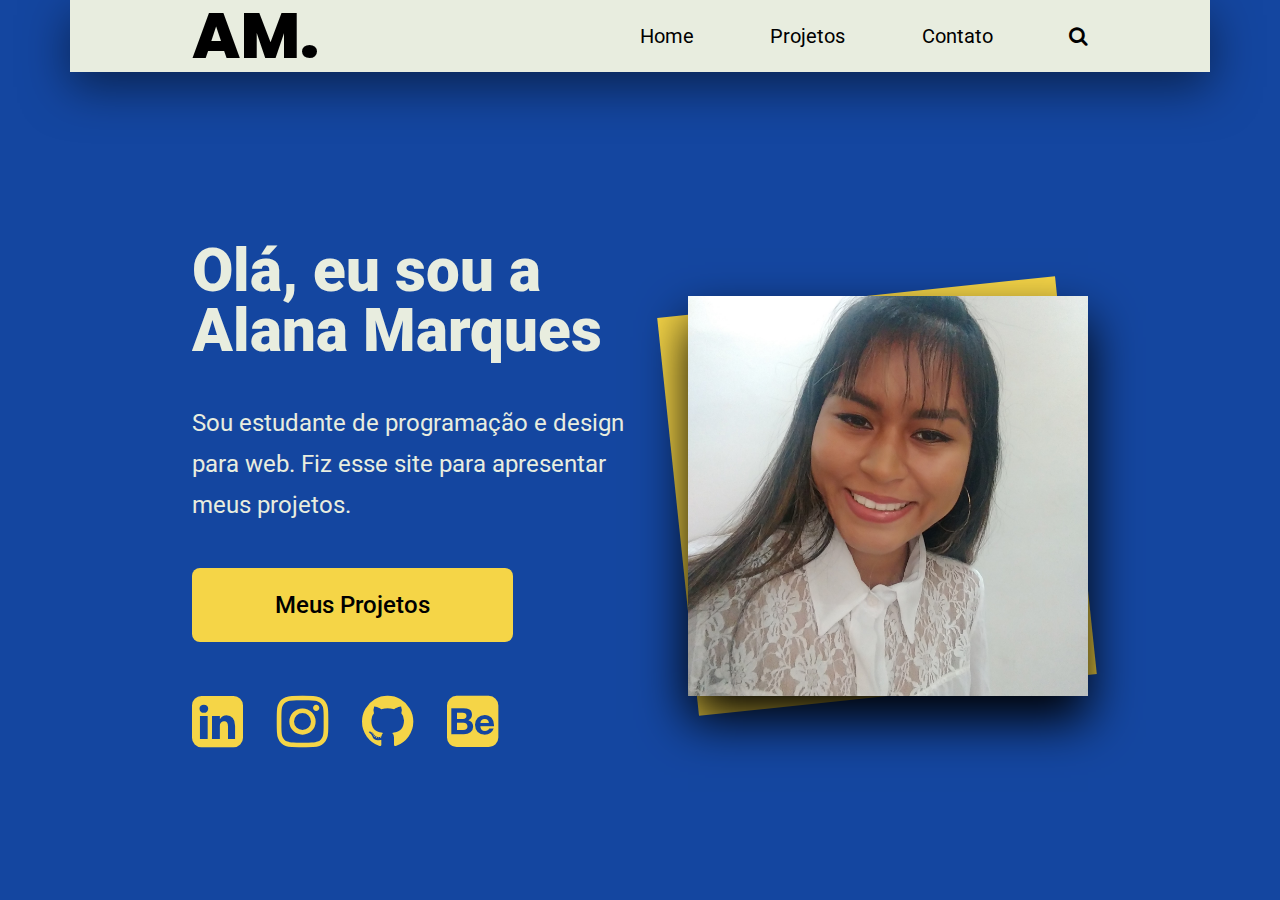
<file: index.html>
<!DOCTYPE html>
<html lang="pt-br">

<head>
    <meta charset="UTF-8">
    <meta http-equiv="X-UA-Compatible" content="IE=edge">
    <meta name="viewport" content="width=device-width, initial-scale=1.0">
    <title>Site Pessoal</title>
    <link rel="icon" href="images/alana.jpg" type="image/jpg">
    <link rel="stylesheet" href="css/reset.css">
    <link rel="stylesheet" href="css/style.css">
    <link rel="stylesheet" href="https://cdnjs.cloudflare.com/ajax/libs/font-awesome/4.7.0/css/font-awesome.min.css">

</head>

<body>
    <div class="container">
        <header class="cabecalho">
            <h1 class="marca">AM.</h1>
            <nav class="menu">
                <ul>
                    <li><a href="index.html">Home</a></li>
                    <li><a href="projetos.html">Projetos</a></li>
                    <li><a href="contatos.html">Contato</a></li>
                    <li>
                        <a href="#" onclick="MostrarCampoPesquisar()"><i class="fa fa-search"></i></a>
                        <span id="campo">
                            <input type="search" placeholder="Pesquisar">
                        </span>
                    </li>
                </ul>
            </nav>
        </header>
        <main class="conteudo-principal">
            <div class="coluna-texto">
                <h2 class="texto-titulo">Olá, eu sou a Alana Marques</h2>
                <p class="texto-corpo">
                    Sou estudante de programação e design para web. Fiz esse site para apresentar meus projetos.
                </p>
                <a href="projetos.html" class="botao-principal">Meus Projetos</a>
                <ul class="redes-sociais">
                    <li><a href="https://www.linkedin.com/in/halana-henrique-410aa3b6/" target="blank"><i class="fa fa-linkedin-square"></i></a></li>
                    <li><a href="https://www.instagram.com/halana_henrique/" target="blank"><i class="fa fa-instagram"></i></a></li>
                    <li><a href="https://github.com/ALANA1905" target="blank"><i class="fa fa-github"></i></a></li>
                    <li><a href="https://www.behance.net/alanahenriqu" target="blank"><i class="fa fa-behance-square"></i></a></li>
                </ul>
            </div>
            <div class="coluna-foto">
                <div class="fundo"></div>
                <img src="images/alana.jpg" alt="Foto Alana" class="foto-perfil">
            </div>
        </main>
    </div>
    <script src="app.js"></script>
</body>

</html>
</file>
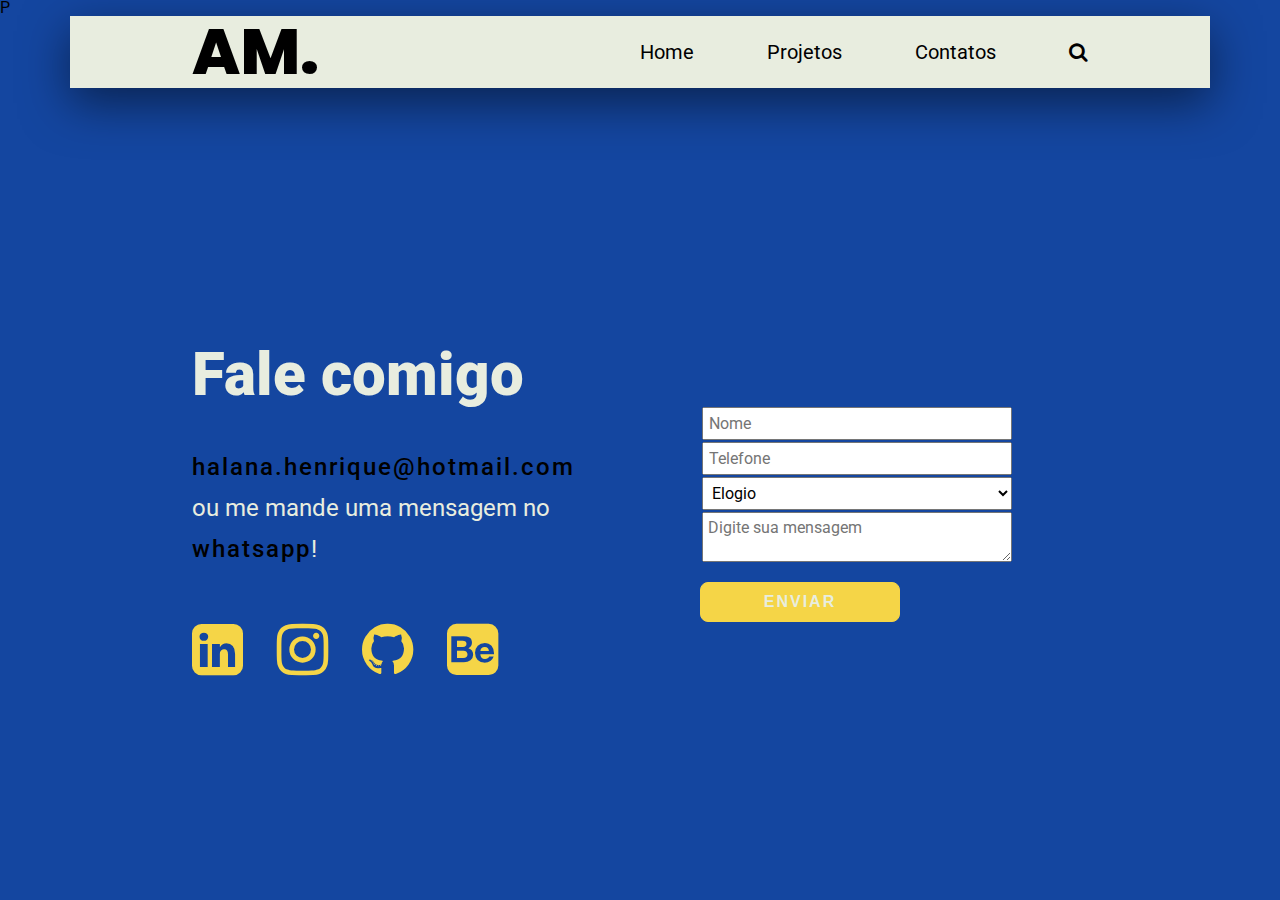
<file: contatos.html>
<!DOCTYPE html>
<html lang="pt-br">

<head>
    <meta charset="UTF-8">
    <meta http-equiv="X-UA-Compatible" content="IE=edge">
    <meta name="viewport" content="width=device-width, initial-scale=1.0">
    <title>Site Pessoal - Contatos</title>
    <link rel="icon" href="images/alana.jpg" type="image/jpg">
    <link rel="stylesheet" href="css/reset.css">
    <link rel="stylesheet" href="css/style.css">
    <link rel="stylesheet" href="https://cdnjs.cloudflare.com/ajax/libs/font-awesome/4.7.0/css/font-awesome.min.css">

</head>

<body>P
    <div class="container">
        <header class="cabecalho">
            <h1 class="marca">AM.</h1>
            <nav class="menu">
                <ul>
                    <li><a href="index.html">Home</a></li>
                    <li><a href="projetos.html">Projetos</a></li>
                    <li><a href="contatos.html">Contatos</a></li>
                    <li>
                        <a href="#" onclick="MostrarCampoPesquisar()"><i class="fa fa-search"></i></a>
                        <span id="campo">
                            <input type="search" placeholder="Pesquisar">
                        </span>
                    </li>
                </ul>
            </nav>
        </header>
        <main class="conteudo-principal">
            <div class="coluna-texto">
                <h2 class="texto-titulo">Fale comigo </h2>
                <p class="texto-corpo texto-contato">
                    <a href="mailto:halana.henrique@hotmail.com" target="blank"> halana.henrique@hotmail.com</a>
                    <br>
                    ou me mande uma mensagem no <a
                        href="http://api.whatsapp.com/send?5519987057628&text=Gostaria de mais informações"
                        target="blank">whatsapp</a>!
                </p>
                <ul class="redes-sociais redes-sociais-contatos">
                    <li><a href="https://www.linkedin.com/in/halana-henrique-410aa3b6/" target="blank"><i
                                class="fa fa-linkedin-square"></i></a></li>
                    <li><a href="https://www.instagram.com/halana_henrique/" target="blank"><i
                                class="fa fa-instagram"></i></a></li>
                    <li><a href="https://github.com/ALANA1905" target="blank"><i class="fa fa-github"></i></a></li>
                    <li><a href="https://www.behance.net/alanahenriqu" target="blank"><i
                                class="fa fa-behance-square"></i></a></li>
                </ul>
            </div>
            <div class="coluna-foto coluna-contato">
                <form id="formulario-contato">
                    <input id="campo-nome" placeholder="Nome">
                    <input id="campo-telefone" placeholder="Telefone">
                    <select id="campo-assunto">
                        <option value="Elogio">Elogio</option>
                        <option value="Sugestão">Sugestão</option>
                        <option value="Orçamento">Orçamento</option>
                        <option value="Outro">Outro</option>
                    </select>
                    <textarea id="campo-mensagem" placeholder="Digite sua mensagem"></textarea>
                    <button type="submit" id="botao-enviar">Enviar</button>
                </form>
            </div>
        </main>
    </div>
    <script src="app.js"></script>
</body>

</html>
</file>
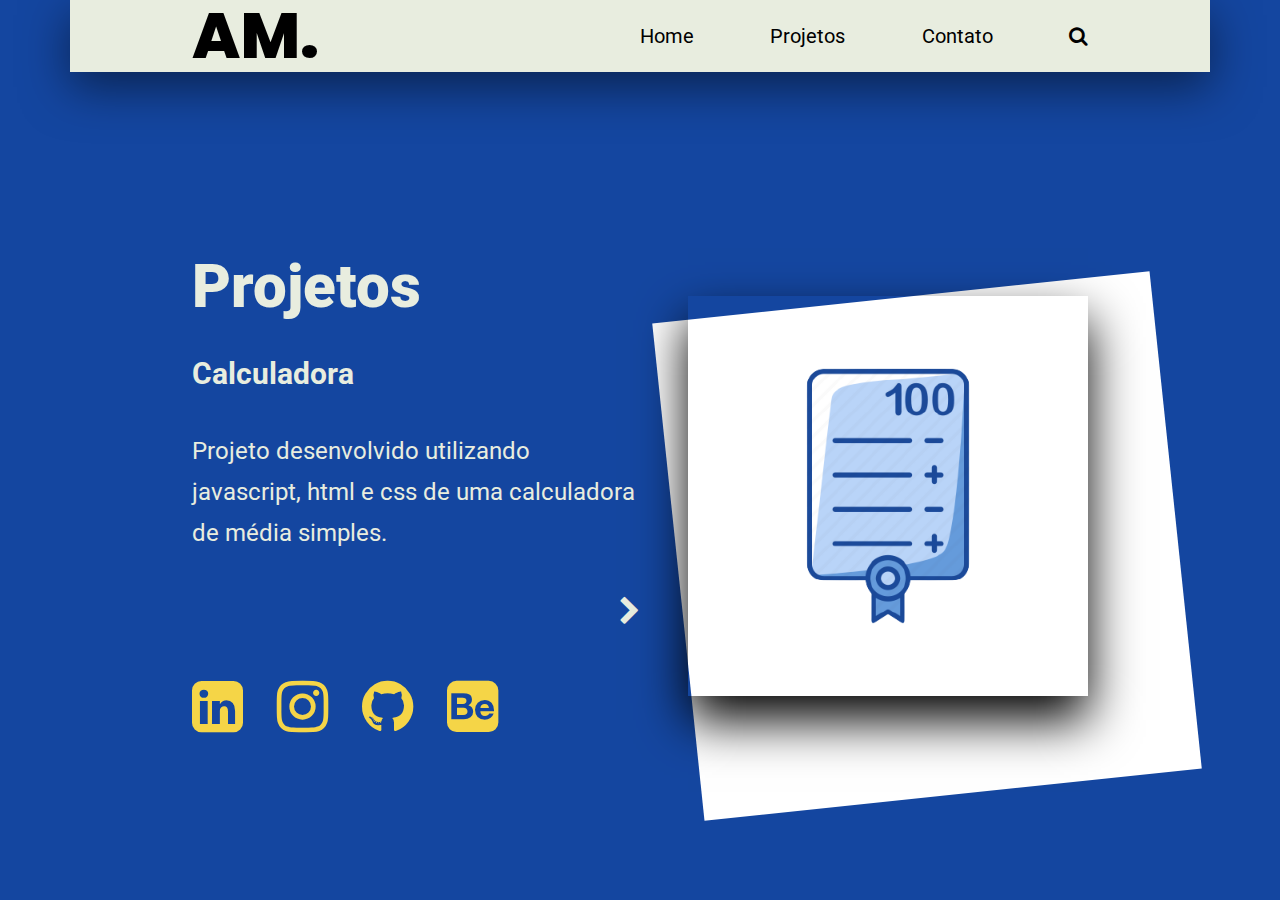
<file: projetos.html>
<!DOCTYPE html>
<html lang="pt-br">

<head>
    <meta charset="UTF-8">
    <meta http-equiv="X-UA-Compatible" content="IE=edge">
    <meta name="viewport" content="width=device-width, initial-scale=1.0">
    <title>Site Pessoal - Projetos</title>
    <link rel="icon" href="images/alana.jpg" type="image/jpg">
    <link rel="stylesheet" href="css/reset.css">
    <link rel="stylesheet" href="css/style.css">
    <link rel="stylesheet" href="https://cdnjs.cloudflare.com/ajax/libs/font-awesome/4.7.0/css/font-awesome.min.css">

</head>

<body>
    <div class="container">
        <header class="cabecalho">
            <h1 class="marca">AM.</h1>
            <nav class="menu">
                <ul>
                    <li><a href="index.html">Home</a></li>
                    <li><a href="projetos.html">Projetos</a></li>
                    <li><a href="contatos.html">Contato</a></li>
                    <li>
                        <a href="#" onclick="MostrarCampoPesquisar()"><i class="fa fa-search"></i></a>
                        <span id="campo">
                            <input type="search" placeholder="Pesquisar">
                        </span>
                    </li>
                </ul>
            </nav>
        </header>
        <main class="conteudo-principal">
            <div class="coluna-texto">
                <h2 class="texto-titulo">Projetos</h2>
                <h3 class="titulo-projeto">Calculadora</h3>
                <p class="texto-corpo">
                    Projeto desenvolvido utilizando javascript, html e css de uma calculadora de média simples.
                </p>
                <p class="linha-seta">
                    <a href="#" onclick="ProximoProjeto()"><i class="fa fa-chevron-right"></i></a>
                </p>

                <ul class="redes-sociais redes-sociais-contatos">
                    <li><a href="https://www.linkedin.com/in/halana-henrique-410aa3b6/" target="blank"><i
                                class="fa fa-linkedin-square"></i></a></li>
                    <li><a href="https://www.instagram.com/halana_henrique/" target="blank"><i
                                class="fa fa-instagram"></i></a></li>
                    <li><a href="https://github.com/ALANA1905" target="blank"><i class="fa fa-github"></i></a></li>
                    <li><a href="https://www.behance.net/alanahenriqu" target="blank"><i
                                class="fa fa-behance-square"></i></a></li>
                </ul>
            </div>
            <div class="coluna-foto">
                <div class="fundo-projetos"></div>
                <img src="images/calculadora.png" alt="Foto da Calculadora" class="foto-perfil">
            </div>
        </main>
    </div>
    <script src="app.js"></script>
</body>

</html>
</file>
<file: css/style.css>
@import url("https://fonts.googleapis.com/css2?family=Poppins:wght@100;200;300;400;500;600;700;800;900&family=Roboto:wght@100;300;400;500;700;900&display=swap");

/* font-family: 'Poppins', sans-serif;
font-family: 'Roboto', sans-serif; */

* {
  box-sizing: border-box;
}

body {
  font-family: "Roboto";
  background-color: #1446a0;
}

h1 {
  font-family: "Poppins";
}

@media (min-width: 1400px) {
  .container {
    max-width: 1320px;
  }
}

@media (max-width: 1399px) {
  .container {
    max-width: 1140px;
  }
}

@media (max-width: 992px) {
  .container {
    max-width: 960px;
  }
}

@media (max-width: 768px) {
  .container {
    max-width: 720px;
  }
}

@media (max-width: 576px) {
  .container {
    max-width: 570px;
  }
}

.container {
  width: 100%;
  margin: 0 auto;
}

.cabecalho {
  background-color: #e8eddf;
  height: 72px;
  display: flex;
  justify-content: space-between;
  align-items: center;
  padding-left: 122px;
  padding-right: 122px;
  box-shadow: rgb(0, 0, 0, 0.5) 0 15px 48px 0;
}

.marca {
  font-size: 64px;
  font-weight: 800;
}

.menu ul {
  display: flex;
  align-items: center;
  justify-content: space-between;
  width: 448px;
}

.menu ul li a {
  text-decoration: none;
  color: #000;
  font-size: 20px;
  transition: all 0.5s ease;
}

.menu ul li a:hover {
  color: #1446a0;
}

@media (max-width: 768px) {
  .cabecalho {
    padding: 50px;
  }

  .menu ul {
    width: 270px;
  }
}

@media (max-width: 576px) {
  .cabecalho {
    padding: 10px;
    display: block;
    height: 100%;
    text-align: center;
  }

  .menu ul {
    width: 100%;
    display: block;
  }

  .marca img {
    font-size: 74px;
  }

  .menu ul a {
    padding-top: 5px;
    padding-bottom: 5px;
    display: block;
  }
}

.conteudo-principal {
  display: flex;
  justify-content: space-between;
  align-items: center;
  padding-left: 122px;
  padding-right: 122px;
  min-height: 700px;
}

.coluna-texto,
.coluna-foto {
  width: 50%;
  padding-top: 150px;
}

.texto-titulo {
  font-size: 64px;
  font-weight: 900;
  font-family: "Roboto";
  color: #e8eddf;
}

.texto-corpo {
  font-size: 24px;
  font-weight: 400;
  font-family: "Roboto";
  line-height: 41px;
  color: #e8eddf;
  margin-top: 42px;
  margin-bottom: 42px;
}

.botao-principal {
  display: inline-block;
  text-align: center;
  padding: 25px 83px;
  background-color: #f5d547;
  border-radius: 8px;
  font-size: 24px;
  color: #000;
  font-weight: 500;
  text-decoration: none;
  transition: all 1.5s ease;
}

.botao-principal:hover {
  background: linear-gradient(
    rgba(225, 225, 225, 0.2),
    rgba(225, 225, 225, 0.2)
  );
  border: none;
  color: #e8eddf;
  box-shadow: rgb(0, 0, 0, 0.5) 0 15px 48px 0;
}

.coluna-foto {
  text-align: right;
}

.foto-perfil {
  width: 500px;
  height: 500px;
  object-fit: cover;
  box-shadow: #000 0 24px 48px 0;
  filter: grayscale(0);
  transition: all 0.8s ease;
}

.foto-perfil:hover {
  transform: rotate(-6deg);
  filter: grayscale(0.5);
}

.fundo {
  transform: translateX(37px) rotate(-6deg);
  width: 500px;
  height: 500px;
  background-color: #f5d547;
  position: absolute;
  z-index: -10;
}

.redes-sociais {
  display: flex;
  margin-top: 76px;
}

.redes-sociais a {
  font-size: 60px;
  color: #f5d547;
  padding-right: 34px;
  transition: all 1.5s ease;
}

.redes-sociais a:hover {
  color: #e8eddf;
}

@media (max-width: 1399px) {
  .texto-titulo {
    font-size: 60px;
  }

  .foto-perfil {
    width: 400px;
    height: 400px;
  }

  .fundo,
  .fundo-projetos {
    width: 400px;
    height: 400px;
  }

  .redes-sociais {
    margin-top: 50px;
  }
}

@media (max-width: 992px) {
  .texto-titulo {
    font-size: 50px;
  }

  .foto-perfil {
    width: 300px;
    height: 300px;
  }

  .fundo,
  .fundo-projetos {
    width: 300px;
    height: 300px;
    transform: translate(50px) rotate(-6deg);
  }

  .texto-corpo {
    line-height: 25px;
    font-size: 20px;
  }

  .botao-principal {
    padding: 27px 10px;
    width: 100%;
  }

  .redes-sociais {
    margin-top: 30px;
  }
}

@media (max-width: 768px) {
  .foto-perfil {
    width: 100%;
    max-width: 450px;
    height: auto;
  }

  .fundo,
  .fundo-projetos {
    display: none;
  }

  .conteudo-principal {
    flex-flow: column-reverse;
    padding: 20px;
  }

  .coluna-foto {
    text-align: center;
  }

  .coluna-foto,
  .coluna-texto {
    width: 100%;
    padding-top: 50px;
  }

  .texto-titulo {
    text-align: center;
    margin-top: 20px;
  }

  .texto-corpo {
    text-align: center;
    font-size: 18px;
    margin-top: 10px;
  }

  .redes-sociais {
    margin-top: 50px;
    justify-content: center;
    padding: 0;
  }

  .redes-sociais a {
    padding: 15px;
  }

  #campo {
    top: 0px;
    right: 100px;
  }
}

#campo {
  position: absolute;
  top: 74px;
  right: 100px;
  display: none;
}

#campo input {
  font-size: 18px;
  border-radius: 2px;
  padding: 5px;
  border: 0;
}

.titulo-projeto {
  font-size: 30px;
  font-weight: bold;
  color: #e8eddf;
  margin-top: 42px;
}

.linha-seta {
  text-align: right;
}

.linha-seta a {
  margin-left: 50px;
  font-size: 30px;
  color: #e8eddf;
  transition: all 1.5s ease;
}

.linha-seta a:hover {
  font-size: 30px;
  color: #1446a0;
  transition: all 1s ease;
}

.fundo-projetos {
  transform: translateX(37px) rotate(-6deg);
  width: 500px;
  height: 500px;
  background-color:white;
  position: absolute;
  z-index: -10;
}

.texto-contato a {
  color: #000;
  text-decoration: none;
  font-weight: 500;
  letter-spacing: 2px;
  transition: all 1s ease;
}

.texto-contato a:hover {
  color: #b3001b;
}

.redes-sociais-contatos a {
  color: #f5d547;
}

.redes-sociais-projetos a {
  color: #04a777;
}

#formulario-contato input,
#formulario-contato select,
#formulario-contato textarea {
  display: block;
  width: 80%;
  font-size: 16px;
  font-family: 'Roboto';
  padding: 5px;
  margin: 2px;
}

#formulario-contato button {
  font-size: 16px;
  padding: 10px;
  text-align: center;
  width: 200px;
  background-color: #f5d547;
  border: 1px solid #f5d547;
  color: #e8eddf;
  border-radius: 8px;
  font-weight: 600;
  text-transform: uppercase;
  letter-spacing: 2px;
  margin-top: 20px;
  display: block;
  cursor: pointer;
  transition: all 1.0s ease;
}

#formulario-contato button:hover {
  background: linear-gradient(
    rgba(225, 225, 225, 0.2),
    rgba(225, 225, 225, 0.2)
  );
  border: none;
  color: #e8eddf;
  box-shadow: rgb(0, 0, 0, 0.5) 0 15px 48px 0;
}

.coluna-contato {
  padding-left: 60px;
}
</file>
